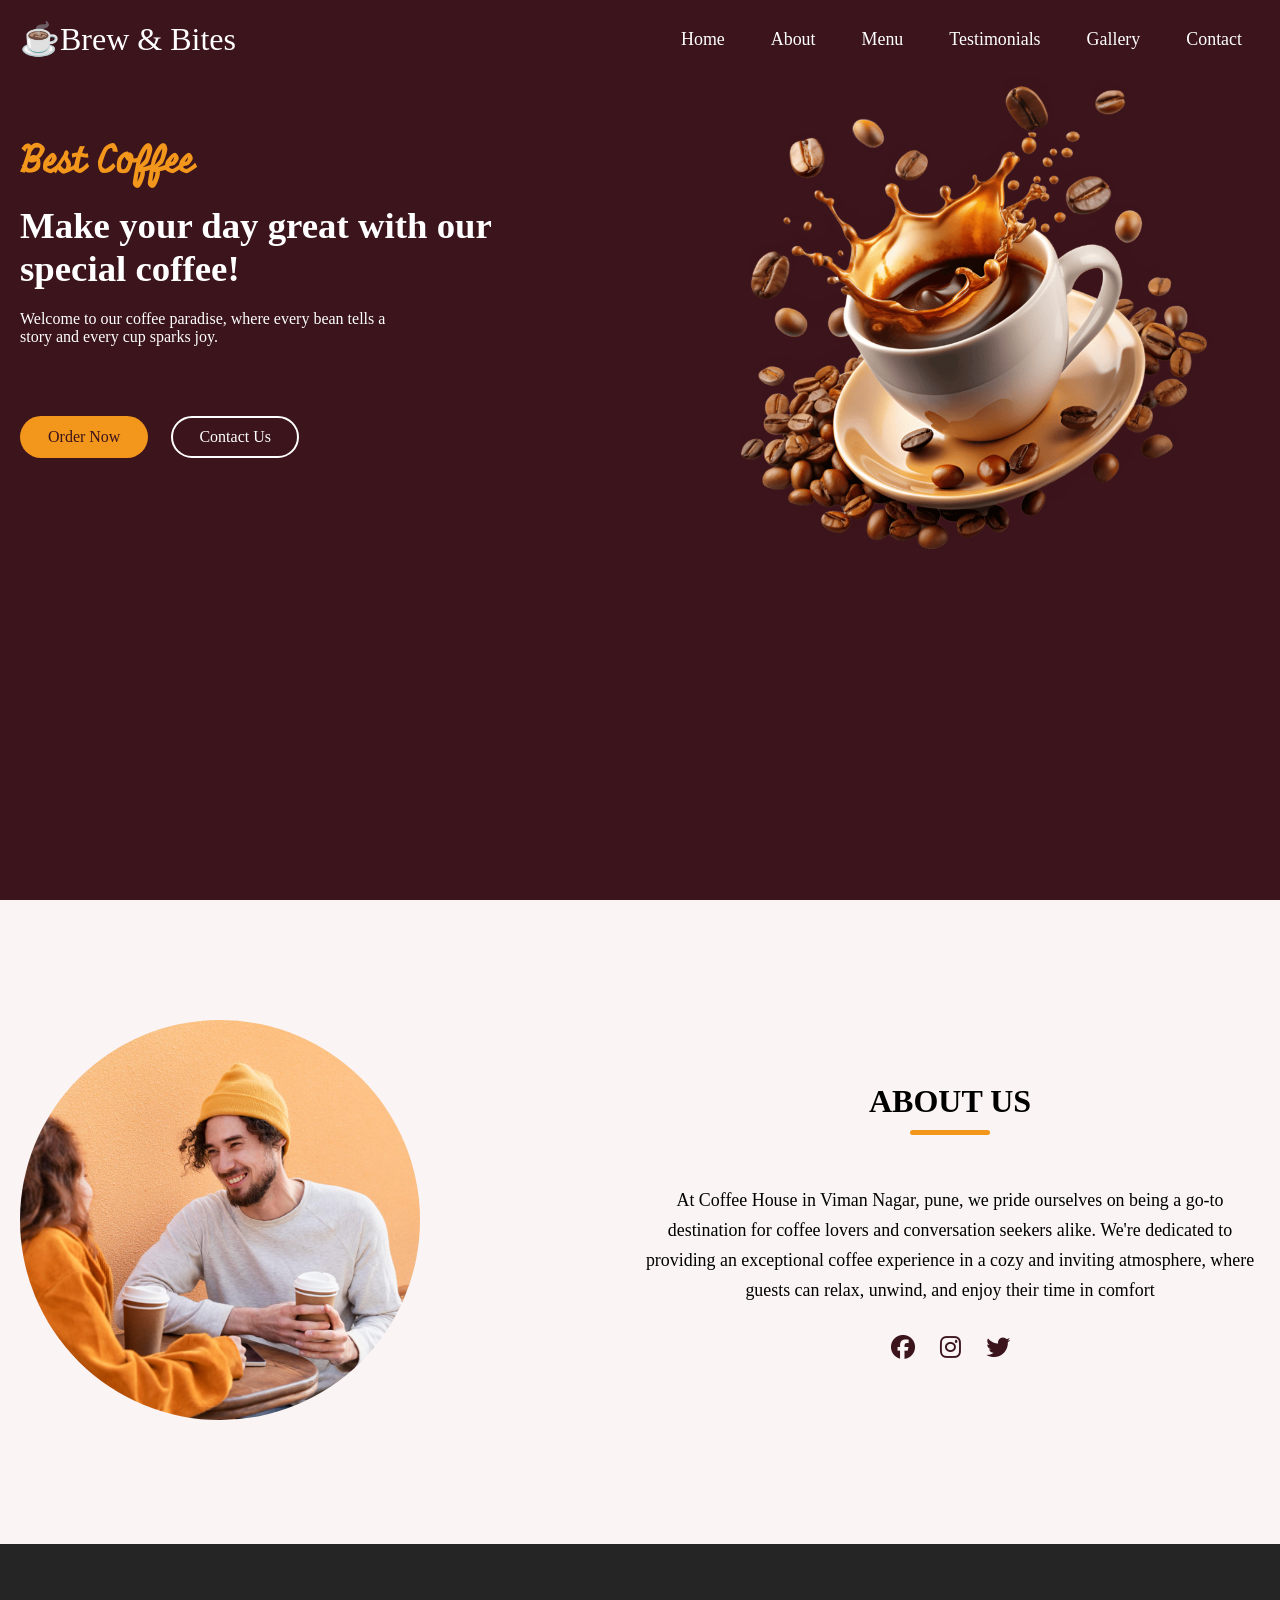
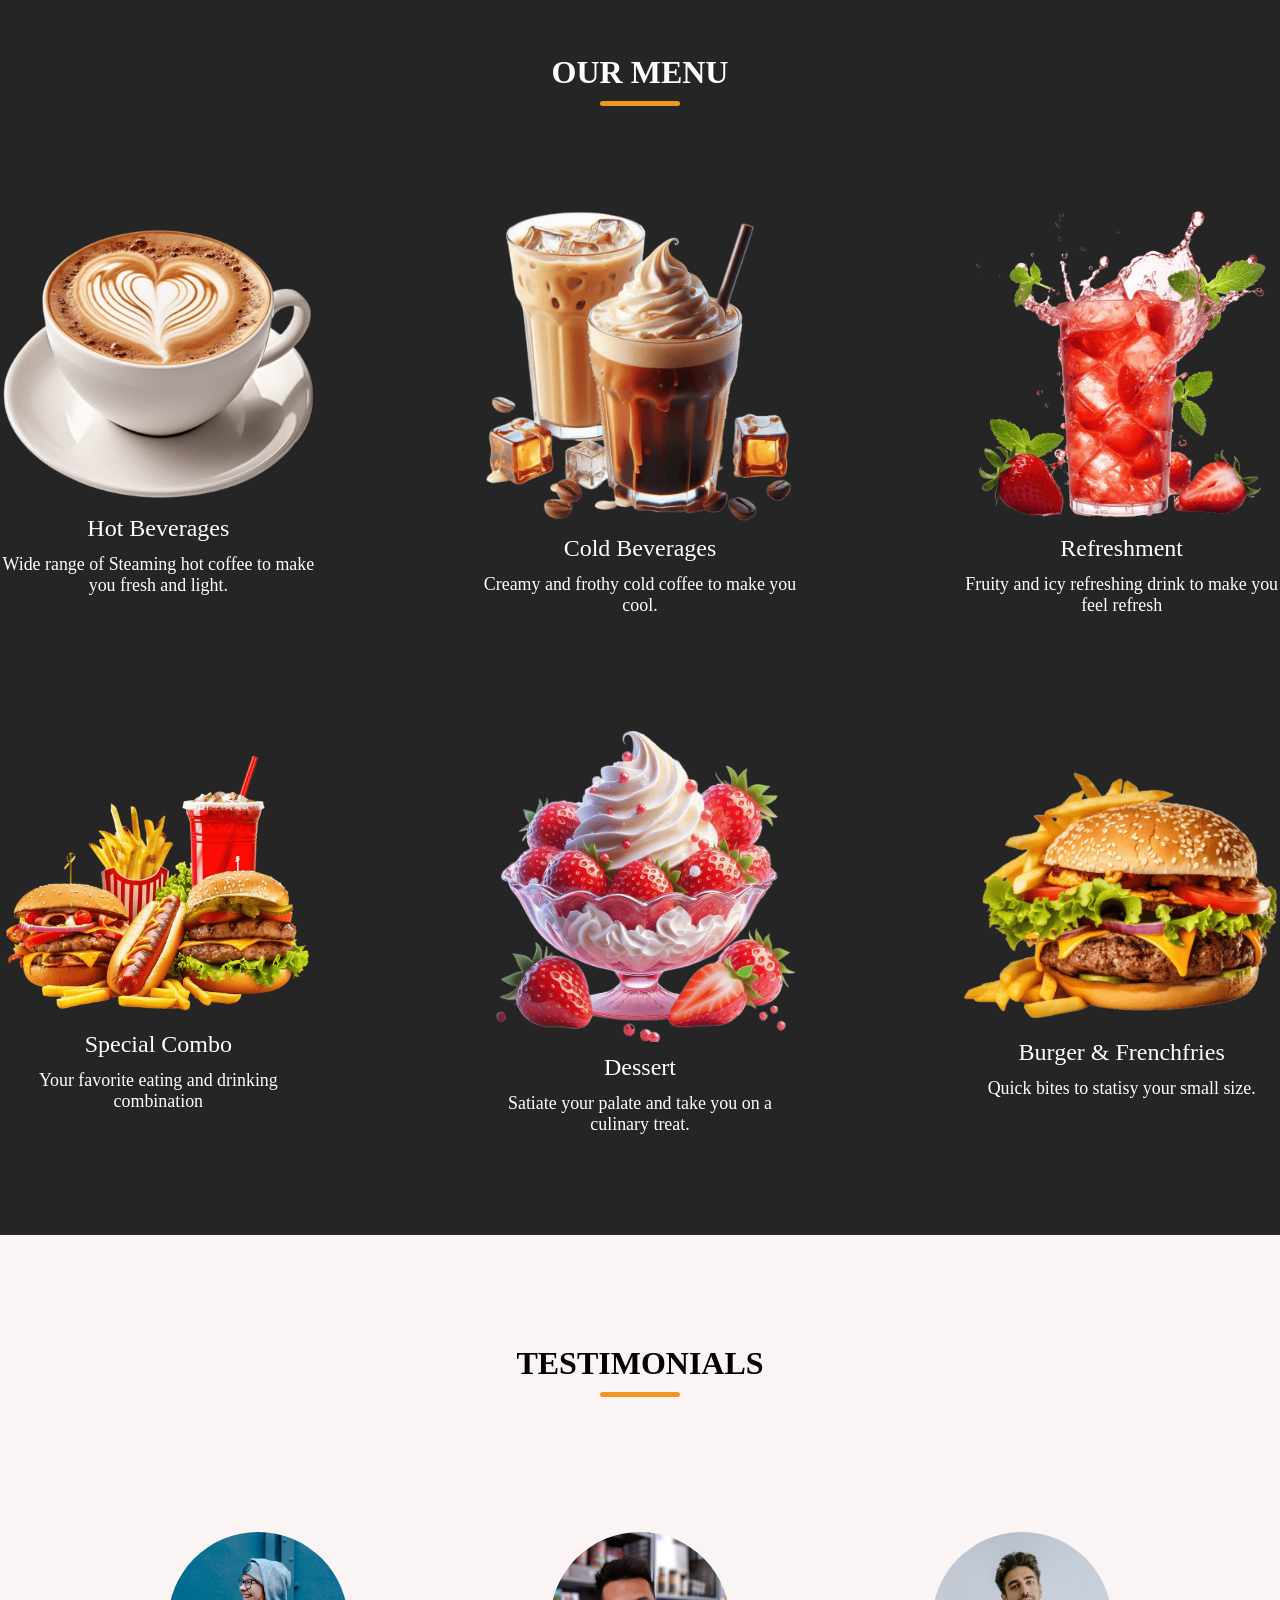
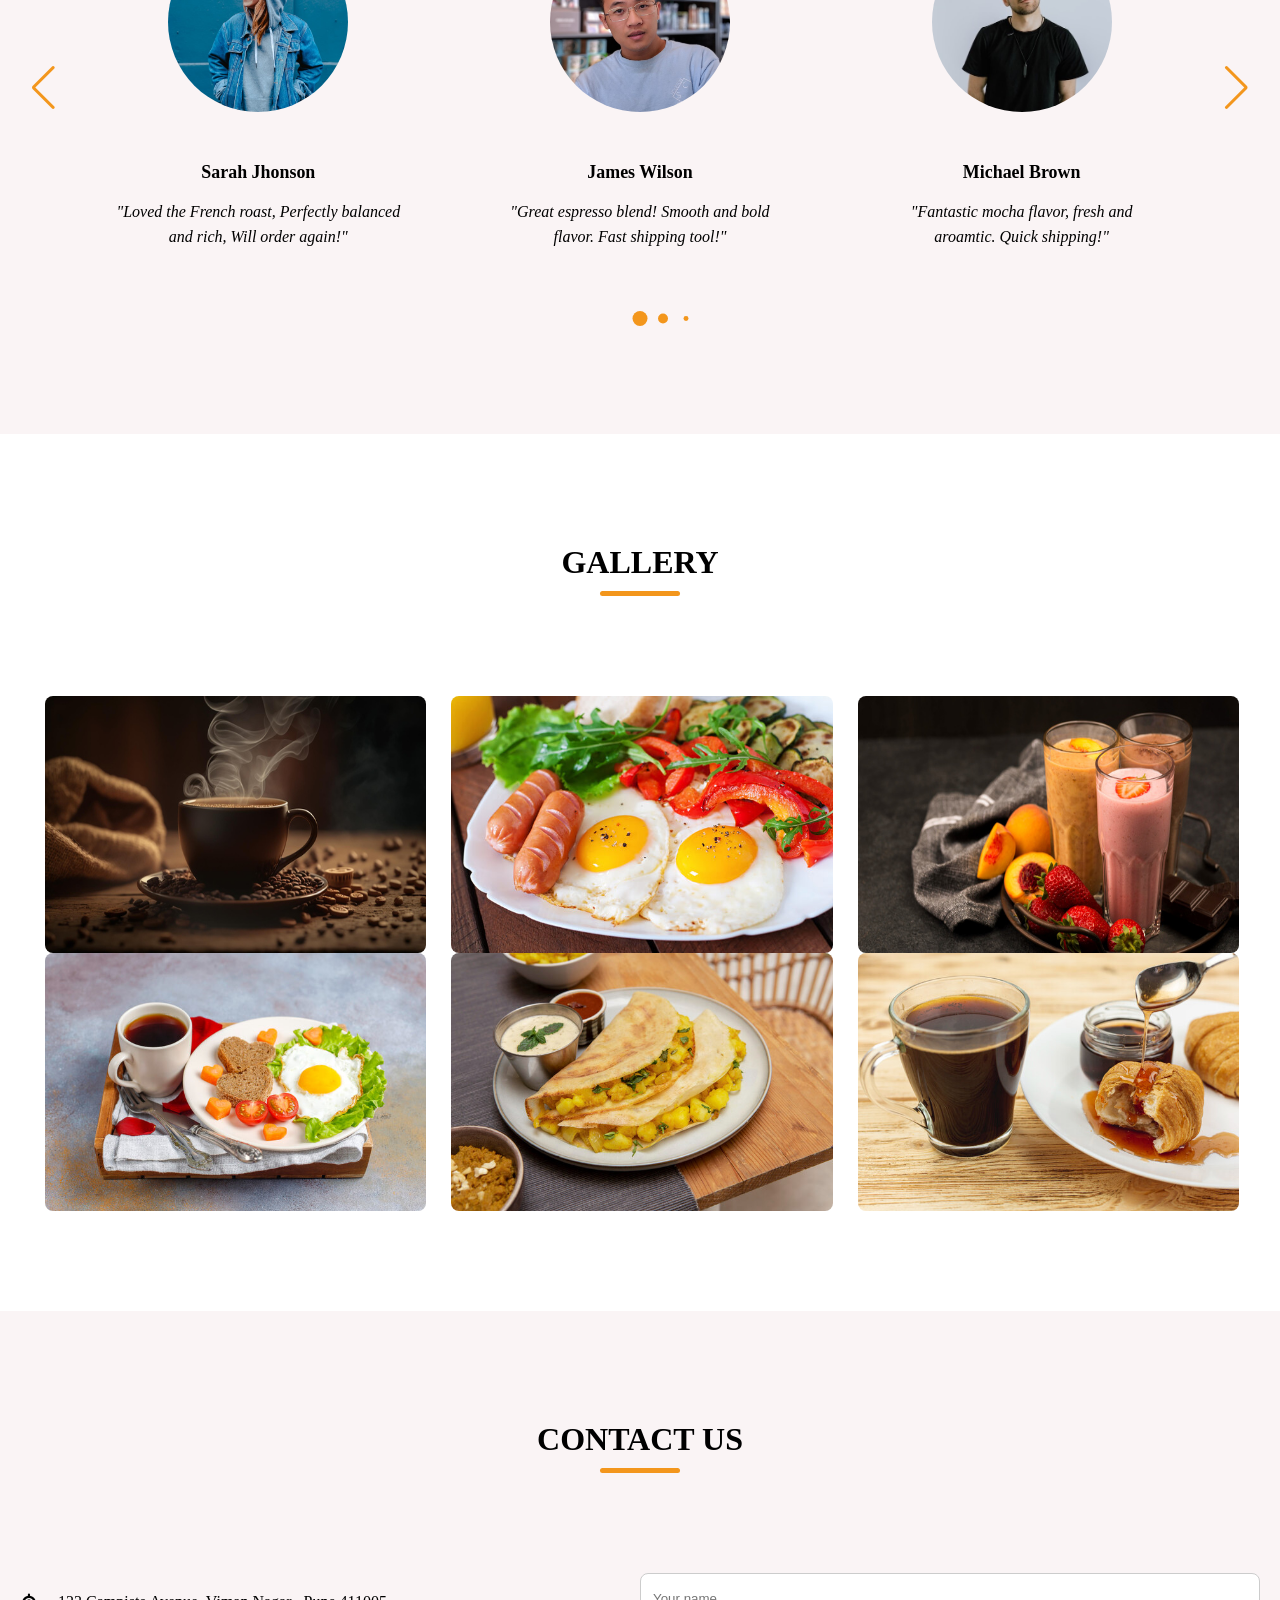
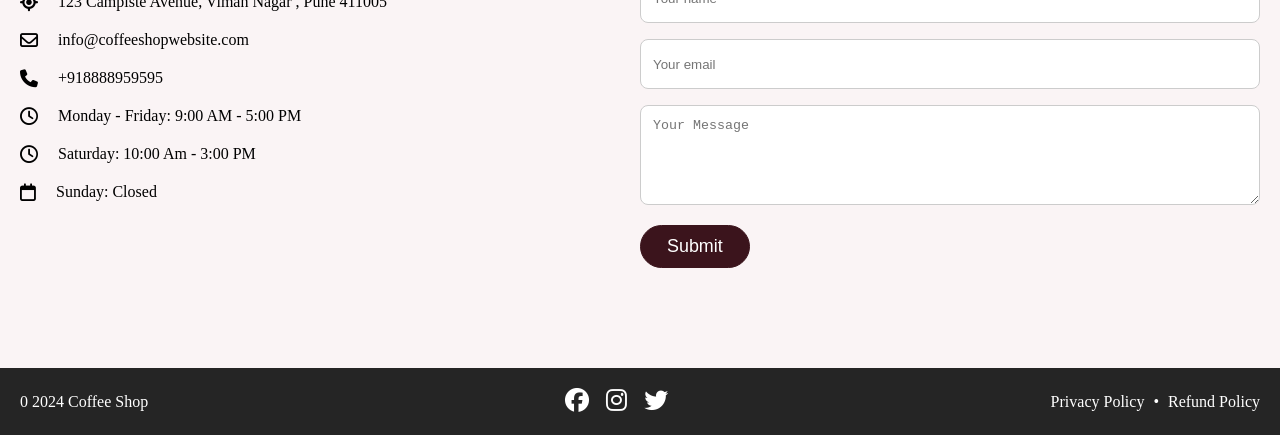
<file: index.html>
<!Doctype html>
<html lang="en">
    <head>
        <meta charset="UTF-8">
        <meta name="viewport" content="width=device-width", initial-scale="1.0">
        <title>Coffee Website</title>
        <!--Linking Font Awesome for icons-->
        <link rel="stylesheet" href="https://cdnjs.cloudflare.com/ajax/libs/font-awesome/6.6.0/css/all.min.css">
        <!--Linking Swiper CSS-->
        <link rel="stylesheet" href="https://cdn.jsdelivr.net/npm/swiper@11/swiper-bundle.min.css">
        <link rel="stylesheet" href="style.css">
    </head>
    <body>
        <!--Header / Navbar-->
        <header>
            <nav class="navbar section-content">
                <a href="#" class="nav-logo">
                    <h2 class="logo-text">☕Brew & Bites</h2>
                </a>
                <ul class="nav-menu">
                    <button id="menu-close-button" class="fas fa-times"></button>

                    <li class="nav-item">
                        <a href="#" class="nav-link">Home</a>
                    </li>
                    <li class="nav-item">
                        <a href="#about" class="nav-link">About</a>
                    </li>
                    <li class="nav-item">
                        <a href="#menu" class="nav-link">Menu</a>
                    </li>
                    <li class="nav-item">
                        <a href="#testimonials" class="nav-link">Testimonials</a>
                    </li>
                    <li class="nav-item">
                        <a href="#gallery" class="nav-link">Gallery</a>
                    </li>
                    <li class="nav-item">
                        <a href="#contact" class="nav-link">Contact</a>
                    </li>
                </ul>
                <button id="menu-open-button" class="fas fa-bars"></button>
            </nav>
        </header>

        <main>
            <!--hero section-->
            <section class="hero-section">
                <div class="section-content">
                    <div class="hero-details"><br>
                        <h2 class="title">Best Coffee</h2>
                        <h3 class="subtitle">Make your day great with our special coffee!</h3>
                        <p class="decription">Welcome to our coffee paradise, where every bean tells a <br>story and every cup sparks joy.</p>

                        <div class="buttons">
                            <a href="#" class="button order-now">Order Now</a>
                            <a href="#" class="button contact-us">Contact Us</a>
                        </div>
                    </div>
                    <div class="hero-image-wrapper">
                        <img src="images/coffee-hero-section.png" alt="Hero" class="hero-image">

                    </div>
                </div>
            </section>

            <!--About Section-->
            <section class="about-section" id="about">
                <div class="section-content">
                    <div class="about-iamge-wrapper">
                        <img src="images/about-image.jpg" alt="About" class="about-image">
                    </div>
                    <div class="about-details">
                        <h2 class="section-title">About Us</h2>
                        <p class="text">At Coffee House in Viman Nagar, pune, we pride ourselves on being a go-to destination for coffee lovers and conversation seekers alike. We're dedicated to providing an exceptional coffee experience in a cozy and inviting atmosphere, where guests can relax, unwind, and enjoy their time in comfort</p>
                        <div class="social-link-list">
                            <a href="#" class="social-link"><i class="fa-brands fa-facebook"></i></a>
                            <a href="#" class="social-link"><i class="fa-brands fa-instagram"></i></a>
                            <a href="#" class="social-link"><i class="fa-brands fa-twitter"></i></a>
                        </div>
                    </div>
                </div>
            </section>

            <!--Menu Section-->
            <section class="menu-section" id="menu">
                <h2 class="section-title">Our Menu</h2>
                <div class="section-conetent">
                    <ul class="menu-list">
                        <li class="menu-item">
                            <img src="images/hot-beverages.png" alt="Hot Beverages" class="menu-images">
                            <h3 class="name">Hot Beverages</h3>
                            <p class="text">Wide range of Steaming hot coffee to make you fresh and light.</p>
                        </li>
                        <li class="menu-item">
                            <img src="images/cold-beverages.png" alt="Cold Beverages" class="menu-images">
                            <h3 class="name">Cold Beverages</h3>
                            <p class="text">Creamy and frothy cold coffee to make you cool.</p>
                        </li>
                        <li class="menu-item">
                            <img src="images/refreshment.png" alt="Refreshment" class="menu-images">
                            <h3 class="name">Refreshment</h3>
                            <p class="text">Fruity and icy refreshing drink to make you feel refresh</p>
                        </li>
                        <li class="menu-item">
                            <img src="images/special-combo.png" alt="Special Combo" class="menu-images">
                            <h3 class="name">Special Combo</h3>
                            <p class="text">Your favorite eating and drinking combination</p>
                        </li>
                        <li class="menu-item">
                            <img src="images/desserts.png" alt="Dessert" class="menu-images">
                            <h3 class="name">Dessert</h3>
                            <p class="text">Satiate your palate and take you on a culinary treat. </p>
                        </li>
                        <li class="menu-item">
                            <img src="images/burger-frenchfries.png" alt="Burger Frenchfries" class="menu-images">
                            <h3 class="name">Burger & Frenchfries</h3>
                            <p class="text">Quick bites to statisy your small size.</p>
                        </li>
                    </ul>
                </div>
            </section>

            <!--Testimonials Section-->
            <section class="testimonials-section" id="testimonials">
                <h2 class="section-title">Testimonials</h2>
                <div class="section-content">
                    <div class="slider-container swiper">
                        <div class="slider-wrapper">
                            <ul class="testimonials-list swiper-wrapper">
                                <li class="testimonial swiper-slide">
                                    <img src="images/user-1.jpg" alt="User" class="user-image">
                                    <h3 class="name">Sarah Jhonson</h3>
                                    <i class="feedback">"Loved the French roast, Perfectly balanced and rich, Will order again!"</i>
                                </li>
                                <li class="testimonial swiper-slide">
                                    <img src="images/user-2.jpg" alt="User" class="user-image">
                                    <h3 class="name">James Wilson</h3>
                                    <i class="feedback">"Great espresso blend! Smooth and bold flavor. Fast shipping tool!"</i>
                                </li>
                                <li class="testimonial swiper-slide">
                                    <img src="images/user-3.jpg" alt="User" class="user-image">
                                    <h3 class="name">Michael Brown</h3>
                                    <i class="feedback">"Fantastic mocha flavor, fresh and aroamtic. Quick shipping!"</i>
                                </li>
                                <li class="testimonial swiper-slide">
                                    <img src="images/user-4.jpg" alt="User" class="user-image">
                                    <h3 class="name">Emily Harris</h3>
                                    <i class="feedback">"Excellent quality! Fresh beans and quick delivery Highly recommonded"</i>
                                </li>
                                <li class="testimonial swiper-slide">
                                    <img src="images/user-5.jpg" alt="User" class="user-image">
                                    <h3 class="name">Anthony Thompson</h3>
                                    <i class="feedback">"Loved the French roast, Perfectly balanced and rich, Will order again!"</i>
                                </li>
                            </ul>

                             <div class="swiper-slide-button swiper-pagination"></div>
                             <div class="swiper-slide-button swiper-button-prev"></div>
                             <div class="swiper-slide-button swiper-button-next"></div>
                        </div>
                    </div>
                </div>
            </section>

            <section class="gallery-section" id="gallery">
                <h2 class="section-title">Gallery</h2>
                <div class="section-content">
                    <ul class="gallery-list">
                        <li class="gallery-item">
                            <img src="images/gallery-1.jpg" alt="Gallery" class="gallery-image">
                        </li>
                        <li class="gallery-item">
                            <img src="images/gallery-2.jpg" alt="Gallery" class="gallery-image">
                        </li>
                        <li class="gallery-item">
                            <img src="images/gallery-3.jpg" alt="Gallery" class="gallery-image">
                        </li>
                        <li class="gallery-item">
                            <img src="images/gallery-4.jpg" alt="Gallery" class="gallery-image">
                        </li>
                        <li class="gallery-item">
                            <img src="images/gallery-5.jpg" alt="Gallery" class="gallery-image">
                        </li>
                        <li class="gallery-item">
                            <img src="images/gallery-6.jpg" alt="Gallery" class="gallery-image">
                        </li>
                    </ul>
                </div>
            </section>
               <!--Contact Us Section-->
            <section class="contact-section" id="contact">
                <h2 class="section-title">Contact Us</h2>
                <div class="section-content">
                    <ul class="contact-info-list">
                        <li class="contact-info">
                            <i class="fa-solid fa-location-crosshairs"></i>
                            <p>123 Campiste Avenue, Viman Nagar , Pune 411005</p>
                        </li>
                        <li class="contact-info">
                            <i class="fa-regular fa-envelope"></i>
                            <p>info@coffeeshopwebsite.com</p>
                        </li>
                        <li class="contact-info">
                            <i class="fa-solid fa-phone"></i>
                            <p>+918888959595</p>
                        </li>
                        <li class="contact-info">
                            <i class="fa-regular fa-clock"></i>
                            <p>Monday - Friday: 9:00 AM - 5:00 PM</p>
                        </li>
                        <li class="contact-info">
                            <i class="fa-regular fa-clock"></i>
                            <p>Saturday: 10:00 Am - 3:00 PM</p>
                        </li>
                        <li class="contact-info">
                            <i class="fa-regular fa-calendar"></i>
                            <p>Sunday: Closed</p>
                        </li>

                    </ul>
                    <form action="#" class="contact-form">
                        <input type="text" placeholder="Your name" class="from-input" required>
                        <input type="text" placeholder="Your email" class="from-input" required>
                        <textarea placeholder="Your Message" class="from-input" required></textarea>
                        <button class="submit-button">Submit</button>
                    </form>
                </div>
            </section>

            <!-- Footer Section-->
             <footer class="footer-section">
                <div class="section-content">
                    <p class="copyright-text">0 2024 Coffee Shop</p>

                     <div class="social-link-list">
                            <a href="#" class="social-link"><i class="fa-brands fa-facebook"></i></a>
                            <a href="#" class="social-link"><i class="fa-brands fa-instagram"></i></a>
                            <a href="#" class="social-link"><i class="fa-brands fa-twitter"></i></a>
                        </div>

                        <p class="policy-text">
                            <a href="privacy-policy.html" class="policy-link">Privacy Policy</a>
                            <span class="seperator">•</span>
                            <a href="refund-policy.html" class="policy-link">Refund Policy</a>
                        </p>

                </div>
             </footer>


        </main>

        <!--Linking Swiper Script-->
            <script src="https://cdn.jsdelivr.net/npm/swiper@11/swiper-bundle.min.js"></script>

            <!--Linking Custom Script-->

        <script src="script.js"></script>
    </body>


</html>
</file>
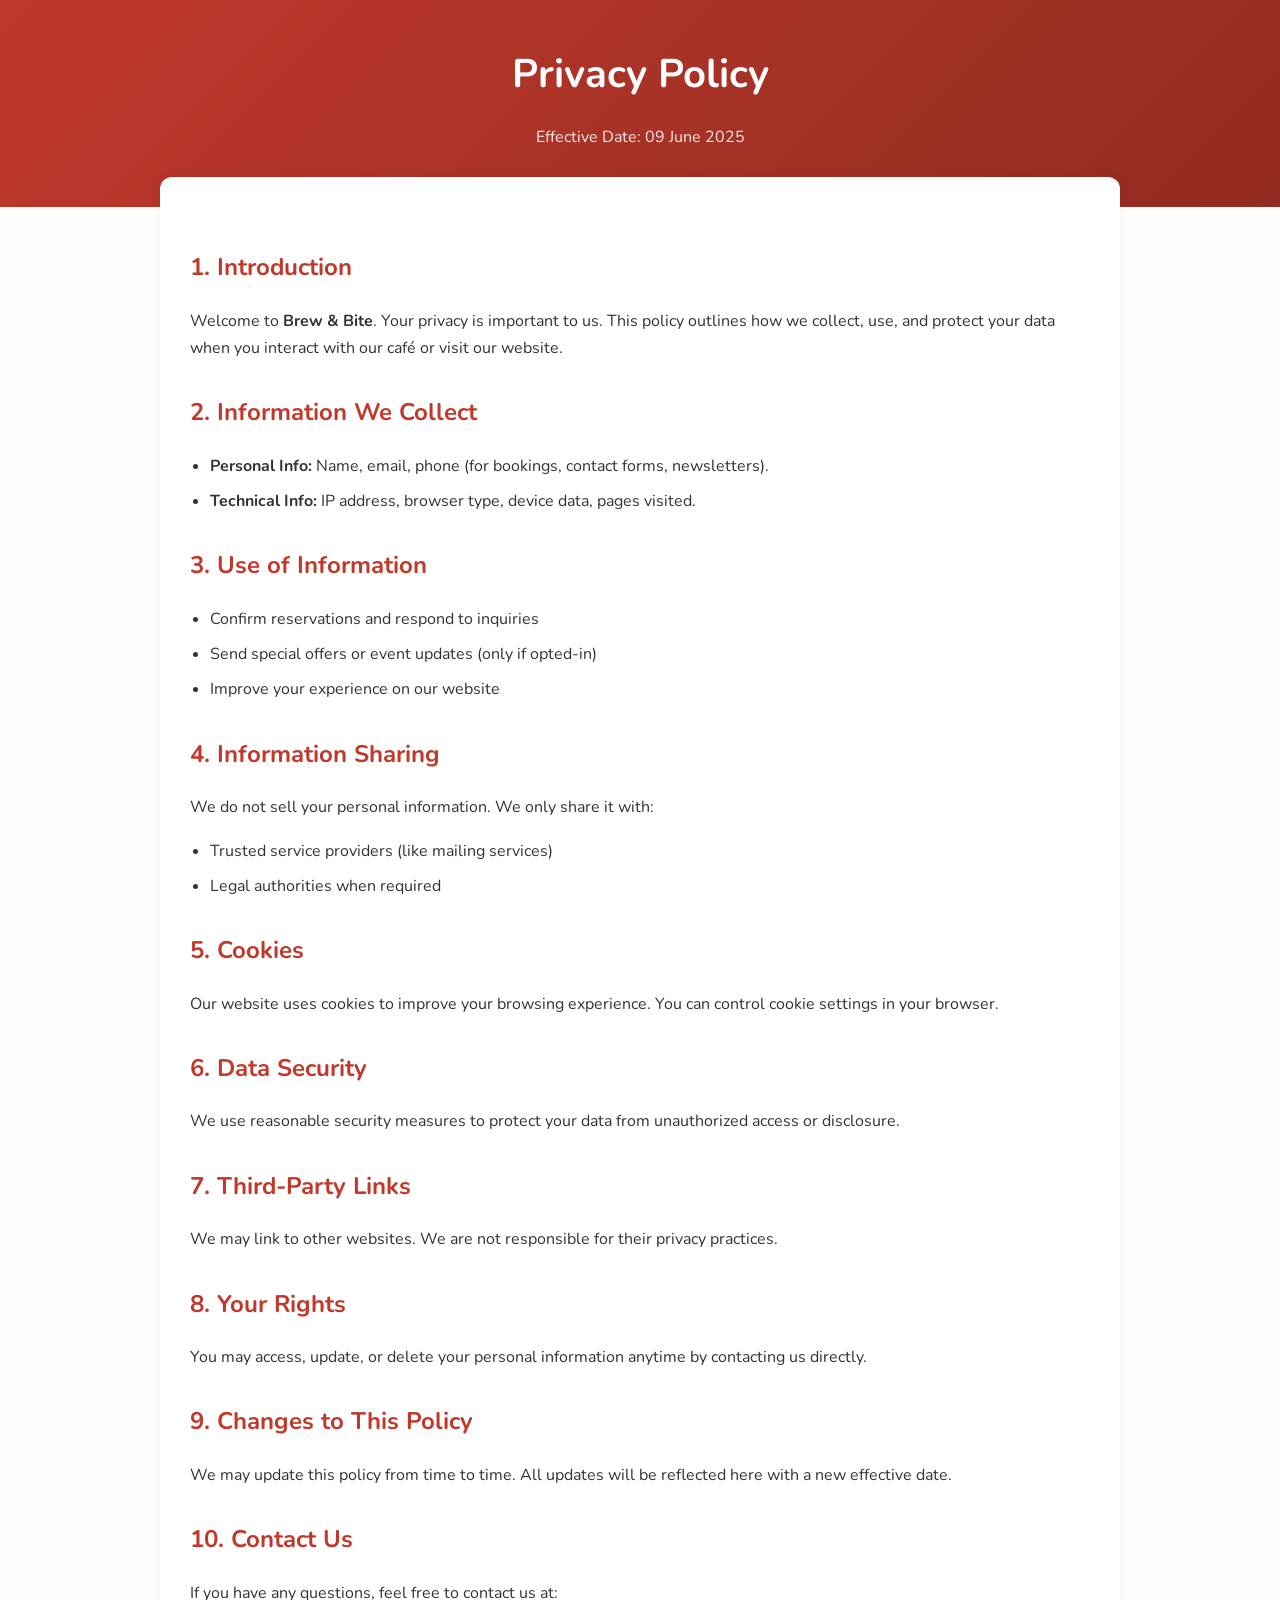
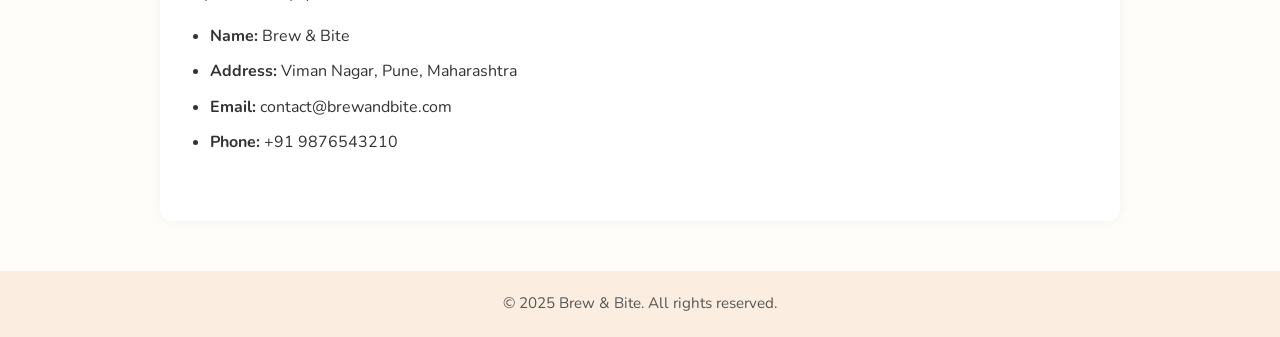
<file: privacy-policy.html>
<!DOCTYPE html>
<html lang="en">
<head>
  <meta charset="UTF-8" />
  <meta name="viewport" content="width=device-width, initial-scale=1.0"/>
  <title>Privacy Policy - Brew & Bite</title>
  <link href="https://fonts.googleapis.com/css2?family=Nunito:wght@400;600;700&display=swap" rel="stylesheet">
  <style>
    :root {
      --primary-color: #c0392b;
      --bg-color: #fffdf9;
      --accent-color: #fbeee0;
      --text-color: #333;
    }

    body {
      font-family: 'Nunito', sans-serif;
      background-color: var(--bg-color);
      color: var(--text-color);
      margin: 0;
      padding: 0;
      line-height: 1.7;
    }

    header {
      background: linear-gradient(135deg, var(--primary-color), #922b21);
      color: #fff;
      padding: 40px 20px;
      text-align: center;
    }

    header h1 {
      margin: 0 0 10px;
      font-size: 2.5em;
      font-weight: 700;
    }

    header p {
      font-size: 1em;
      opacity: 0.9;
    }

    main {
      max-width: 900px;
      margin: auto;
      background: white;
      padding: 40px 30px;
      box-shadow: 0 0 12px rgba(0,0,0,0.05);
      border-radius: 12px;
      margin-top: -30px;
      position: relative;
      z-index: 1;
    }

    h2 {
      color: var(--primary-color);
      font-size: 1.5em;
      margin-top: 30px;
    }

    ul {
      padding-left: 20px;
    }

    li {
      margin-bottom: 8px;
    }

    section {
      margin-bottom: 25px;
    }

    footer {
      background-color: var(--accent-color);
      text-align: center;
      padding: 20px;
      color: #555;
      font-size: 0.95em;
      margin-top: 50px;
    }

    @media (max-width: 600px) {
      header h1 {
        font-size: 2em;
      }

      main {
        padding: 25px 15px;
      }
    }
  </style>
</head>
<body>

  <header>
    <h1>Privacy Policy</h1>
    <p>Effective Date: 09 June 2025</p>
  </header>

  <main>
    <section>
      <h2>1. Introduction</h2>
      <p>Welcome to <strong>Brew & Bite</strong>. Your privacy is important to us. This policy outlines how we collect, use, and protect your data when you interact with our café or visit our website.</p>
    </section>

    <section>
      <h2>2. Information We Collect</h2>
      <ul>
        <li><strong>Personal Info:</strong> Name, email, phone (for bookings, contact forms, newsletters).</li>
        <li><strong>Technical Info:</strong> IP address, browser type, device data, pages visited.</li>
      </ul>
    </section>

    <section>
      <h2>3. Use of Information</h2>
      <ul>
        <li>Confirm reservations and respond to inquiries</li>
        <li>Send special offers or event updates (only if opted-in)</li>
        <li>Improve your experience on our website</li>
      </ul>
    </section>

    <section>
      <h2>4. Information Sharing</h2>
      <p>We do not sell your personal information. We only share it with:</p>
      <ul>
        <li>Trusted service providers (like mailing services)</li>
        <li>Legal authorities when required</li>
      </ul>
    </section>

    <section>
      <h2>5. Cookies</h2>
      <p>Our website uses cookies to improve your browsing experience. You can control cookie settings in your browser.</p>
    </section>

    <section>
      <h2>6. Data Security</h2>
      <p>We use reasonable security measures to protect your data from unauthorized access or disclosure.</p>
    </section>

    <section>
      <h2>7. Third-Party Links</h2>
      <p>We may link to other websites. We are not responsible for their privacy practices.</p>
    </section>

    <section>
      <h2>8. Your Rights</h2>
      <p>You may access, update, or delete your personal information anytime by contacting us directly.</p>
    </section>

    <section>
      <h2>9. Changes to This Policy</h2>
      <p>We may update this policy from time to time. All updates will be reflected here with a new effective date.</p>
    </section>

    <section>
      <h2>10. Contact Us</h2>
      <p>If you have any questions, feel free to contact us at:</p>
      <ul>
        <li><strong>Name:</strong> Brew & Bite</li>
        <li><strong>Address:</strong> Viman Nagar, Pune, Maharashtra</li>
        <li><strong>Email:</strong> contact@brewandbite.com</li>
        <li><strong>Phone:</strong> +91 9876543210</li>
      </ul>
    </section>
  </main>

  <footer>
    &copy; 2025 Brew & Bite. All rights reserved.
  </footer>

</body>
</html>
</file>
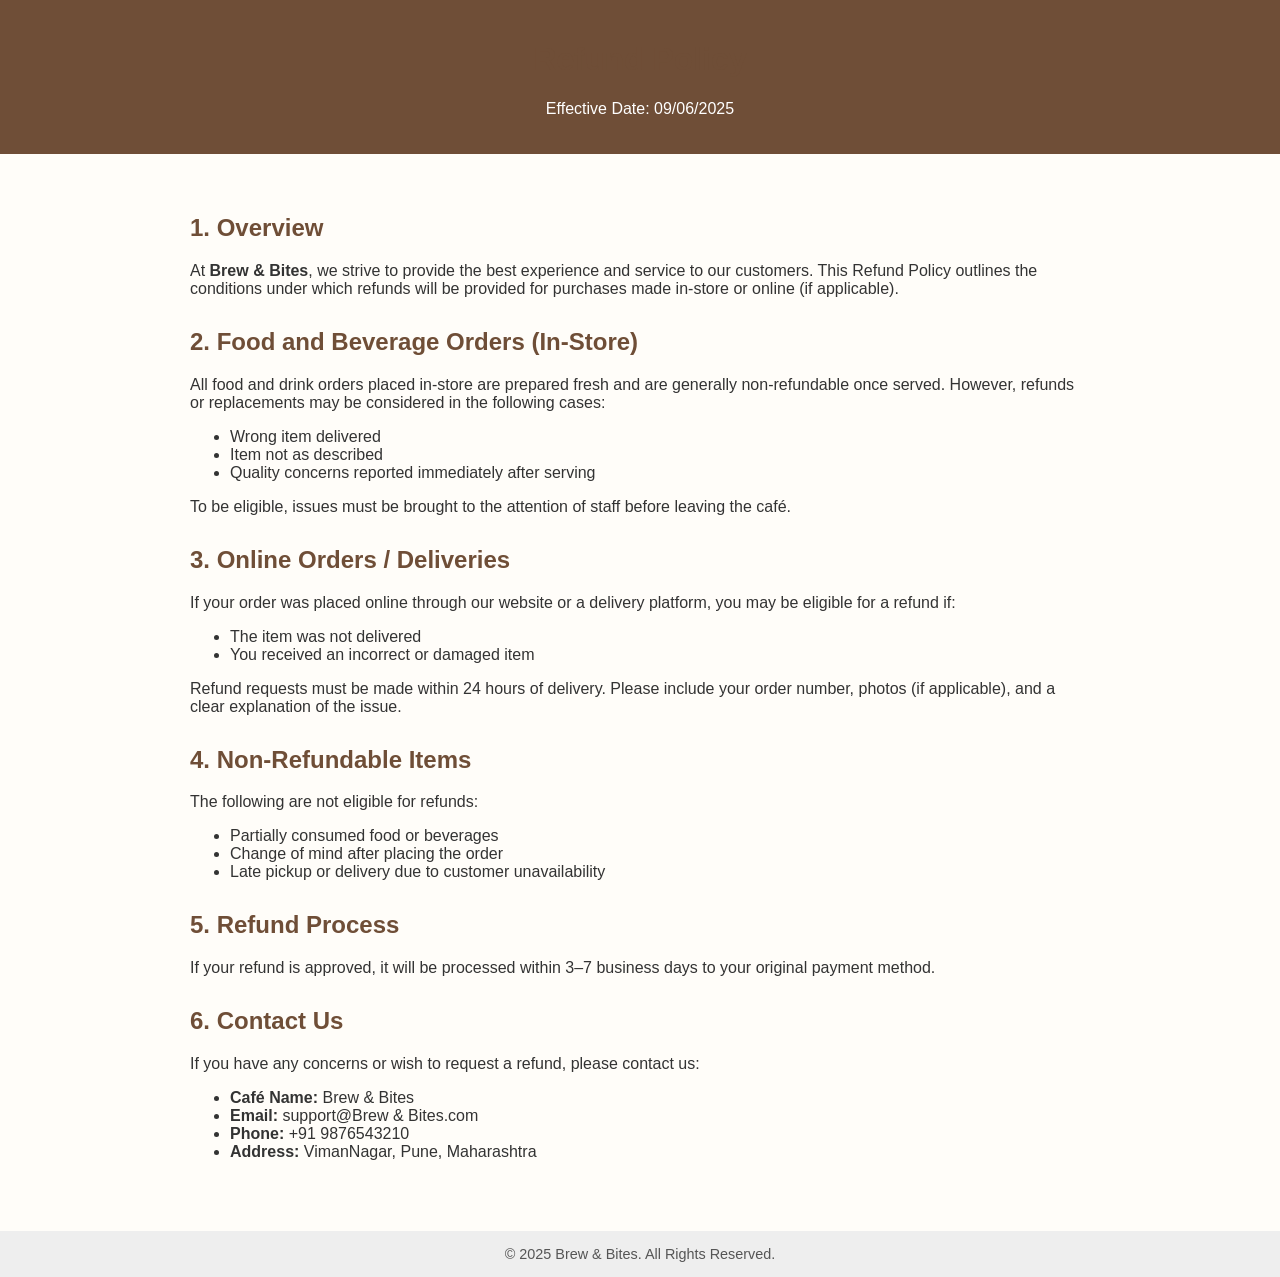
<file: refund-policy.html>
<!DOCTYPE html>
<html lang="en">
<head>
  <meta charset="UTF-8" />
  <meta name="viewport" content="width=device-width, initial-scale=1.0"/>
  <title>Refund Policy - Your Café Name</title>
  <style>
    body {
      font-family: 'Segoe UI', sans-serif;
      margin: 0;
      padding: 0;
      background-color: #fffdf9;
      color: #333;
    }
    header {
      background-color: #6f4e37;
      color: white;
      padding: 20px 40px;
      text-align: center;
    }
    main {
      padding: 40px 20px;
      max-width: 900px;
      margin: auto;
    }
    h1, h2 {
      color: #6f4e37;
    }
    section {
      margin-bottom: 30px;
    }
    footer {
      background-color: #eee;
      color: #555;
      text-align: center;
      padding: 15px;
      font-size: 0.9em;
    }
    @media (max-width: 600px) {
      main {
        padding: 20px 10px;
      }
    }
  </style>
</head>
<body>

<header>
  <h1>Refund Policy</h1>
  <p>Effective Date: 09/06/2025</p>
</header>

<main>
  <section>
    <h2>1. Overview</h2>
    <p>At <strong>Brew & Bites</strong>, we strive to provide the best experience and service to our customers. This Refund Policy outlines the conditions under which refunds will be provided for purchases made in-store or online (if applicable).</p>
  </section>

  <section>
    <h2>2. Food and Beverage Orders (In-Store)</h2>
    <p>All food and drink orders placed in-store are prepared fresh and are generally non-refundable once served. However, refunds or replacements may be considered in the following cases:</p>
    <ul>
      <li>Wrong item delivered</li>
      <li>Item not as described</li>
      <li>Quality concerns reported immediately after serving</li>
    </ul>
    <p>To be eligible, issues must be brought to the attention of staff before leaving the café.</p>
  </section>

  <section>
    <h2>3. Online Orders / Deliveries</h2>
    <p>If your order was placed online through our website or a delivery platform, you may be eligible for a refund if:</p>
    <ul>
      <li>The item was not delivered</li>
      <li>You received an incorrect or damaged item</li>
    </ul>
    <p>Refund requests must be made within 24 hours of delivery. Please include your order number, photos (if applicable), and a clear explanation of the issue.</p>
  </section>

  <section>
    <h2>4. Non-Refundable Items</h2>
    <p>The following are not eligible for refunds:</p>
    <ul>
      <li>Partially consumed food or beverages</li>
      <li>Change of mind after placing the order</li>
      <li>Late pickup or delivery due to customer unavailability</li>
    </ul>
  </section>

  <section>
    <h2>5. Refund Process</h2>
    <p>If your refund is approved, it will be processed within 3–7 business days to your original payment method.</p>
  </section>

  <section>
    <h2>6. Contact Us</h2>
    <p>If you have any concerns or wish to request a refund, please contact us:</p>
    <ul>
      <li><strong>Café Name:</strong> Brew & Bites</li>
      <li><strong>Email:</strong> support@Brew & Bites.com</li>
      <li><strong>Phone:</strong> +91 9876543210</li>
      <li><strong>Address:</strong> VimanNagar, Pune, Maharashtra</li>
    </ul>
  </section>
</main>

<footer>
  &copy; 2025 Brew & Bites. All Rights Reserved.
</footer>

</body>
</html>
</file>
<file: style.css>
/* google fonts*/
@import url('https://fonts.googleapis.com/css2?family=Miniver&family=Poppins:ital,wght@0,100;0,400;0,500;0,600;0,700;1,100;1,400&display=swap');

*{
    margin: 0%;
    padding: 0%;
    box-sizing: border-box;
}

:root{
    /* font colors*/
    --white-color:#ffff;
    --dark-color:#252525;
    --primary-color:#3b141c;
    --secondary-color: #f3961c;
    --light-pink-color: #faf4f5;
    --medium-gray-color: #ccc;
    
    /* Font size */
    --font-size-s: 0.9rem;
    --font-size-n: 1rem;
    --font-size-m: 1.12rem;
    --font-size-1: 1.5rem;
    --font-size-xl: 2rem;
    --font-size-xxl: 2.3rem;

    /* Font weight */
    --font-weight-normal: 400;
    --font-weight-medium: 500;
    --font-weight-semibold: 60;
    --font-weight-bold: 700;
    
    /* Border radius */
    --border-radiuss-s: 8px;
    --border-radius-m: 30px;
    --border-radius-circle: 50%;
    
    /*Site max width */
    --site-max-width: 1300px;

} 

html {
    scroll-behavior: smooth;
}

ul{
    list-style: none;
}

a{
    text-decoration: none;
}

button{
    cursor: pointer;
    border: none;
    background: none;

}

img{
    width: 100%;
}

.section-content{
    margin: 0 auto;
    padding: 0 20px;
    max-width: var(--site-max-width);
}

.section-title {
    text-align: center;
    padding: 60px 0 100px;
    text-transform: uppercase;
    font-size: var(--font-size-xl);
    font-style: var(--font-weight-bold);
}

.section-title::after {
    content: "";
    width: 80px;
    height: 5px;
    display: block;
    margin: 10px auto 0;
    border-radius: var(--border-radiuss-s);
    background: var(--secondary-color);

}

/* navigation bar styling */
header{
    position: fixed;
    width: 100%;
    z-index: 5;
    background-color: var(--primary-color);
}

header .navbar{
    display: flex;
    padding: 20px;
    align-items: center;
    justify-content: space-between;
}

.navbar .nav-logo .logo-text{
    color: var(--white-color);
    font-size: var(--font-size-xl);
    font-weight: var(--font-weight-semibold);
}

.navbar .nav-menu{
    display: flex;
    gap: 10px;
}

.navbar .nav-menu .nav-link{
    padding: 12px 18px;
    color: var(--white-color);
    font-size: var(--font-size-m);
    border-radius: var(--border-radius-m);
    transition: 0.3 ease;
}

.navbar .nav-menu .nav-link:hover{  
    color: var(--primary-color);
    background: var(--secondary-color); 
}

.navbar :where(#menu-close-button, #menu-open-button){
    display: none;
    font-size: var(--font-size-1);
}
/* hero section styling */
.hero-section{
    min-height: 100vh;
    background: var(--primary-color);
}

.hero-section .section-content{
    display: flex;
    align-items: center;
    max-height: 100vh;
    color: var(--white-color);
    justify-content: space-between;
}

.hero-section .hero-details .title{
    font-size: var(--font-size-xxl);
    color: var(--secondary-color);
    font-family: "Miniver", "sans-serif";
}

.hero-section .hero-details .subtitle{
    margin-top: 15px;
    margin-bottom: 20px;
    max-width: 70%;
    font-size: var(--font-size-xxl);
    font-weight: var(--font-weight-bold);
}

.hero-section .hero-details .description {
    max-width: 80%;
    margin: 30px 8 50px;
    font-size: var(--font-size-xx1);
}

.hero-section .hero-details .buttons{
    margin-top: 70px;
    display: flex;
    gap: 23px;
}

.hero-section .hero-details .button { 
    padding: 10px 26px;
    border: 2px solid transparent;
    color: var(--primary-color);
    border-radius: var(--border-radius-m);
    background: var(--secondary-color);
    font-weight: var(--font-weight-medium);
    transition: 0.3s ease;
}

.hero-section .hero-details .button:hover,
.hero-section .hero-details .contact-us {
    color: var(--white-color);
    border-color: var(--white-color);
    background: transparent;
}

.hero-section .hero-details .contact-us:hover {
    color: var(--primary-color);
    border-color: var(--secondary-color);
    background: var(--secondary-color);
}

.hero-section .hero-image-wrapper{
    max-width: 500px;
    margin-top: 70px;
    margin-right: 40px;
}

/* About Section styling*/
.about-section {
  padding: 120px 0;
  background: var(--light-pink-color);
}

.about-section .section-content {
  display: flex;
  gap: 50px;
  align-items: center;
  justify-content: space-between;
}

.about-section .about-iamge-wrapper .about-image {
    width: 400px;
    height: 400px;
    object-fit: cover;
    border-radius: var(--border-radius-circle);
}

.about-section .about-details .section-title {
    padding: 0;
}

.about-section .about-details {
    max-width: 50%;
}

.about-section .about-details .text {
    line-height: 30px;
    margin: 50px 0 30px;
    text-align: center;
    font-size: var(--font-size-m);
}

.about-section .about-details .social-link-list {
    display: flex;
    gap: 25px;
    justify-content: center;

}

.about-section .about-details .social-link-list .social-link {
    color: var(--primary-color);
    font-size: var(--font-size-1);
}

.about-section .about-details .social-link-list .social-link:hover {
    color: var(--secondary-color);
}

/* Menu Section styling */

.menu-section {
    color: var(--white-color);
    background: var(--dark-color);
    padding: 50px 0 100px;
}

.menu-section .menu-list {
    display: flex;
    flex-wrap: wrap;
    gap: 110px;
    align-items: center;
    justify-content: space-between;

}

.menu-section .menu-list .menu-item {
    display: flex;
    align-items: center;
    text-align: center;
    flex-direction: column;
    justify-content: space-between;
    width: calc(100% / 3 - 110px);
}

.menu-section .menu-list .menu-item .menu-image {
    max-width: 83%;
    aspect-ratio: 1;    
}

.menu-section .menu-list .menu-item .name {
    margin: 12px 0;
    font-size: var(--font-size-1);
    font-weight: var(--font-weight-semibold);
}

.menu-section .menu-list .menu-item .text {
    font-size: var(--font-size-m);
}

/*Testimonials Section styling */
.testimonials-section {
    padding: 50px 0 100px;
    background: var(--light-pink-color);
}

.testimonials-section .slider-wrapper {
    overflow: hidden;
    margin: 0 60px 50px;
}

.testimonials-section .testimonial {
    user-select: none;
    display: flex;
    padding: 35px;
    flex-direction: column;
    text-align: center;
    align-items: center;
}

.testimonials-section .testimonial .user-image{
    width: 180px;
    height: 180px;
    object-fit: cover;
    margin-bottom: 50px;
    border-radius: var(--border-radius-circle);

}

.testimonials-section .testimonial .name {
    margin-bottom: 16px;
    font-size: var(--font-size-m);
}

.testimonials-section .testimonial .feedback {
    line-height: 25px;
    
    
}

.testimonials-section .swiper-pagination-bullet {
    width: 15px;
    height: 15px;
    opacity: 1;
    background-color: var(--secondary-color);
}
.testimonials-section .swiper-slide-button {
    margin-top: -50px;
    color: var(--secondary-color);
    transition: 0,3s ease;
}

.testimonials-section .swiper-slide-button:hover {
    color: var(--primary-color);
}

/* Gallery section styling */
.gallery-section {
    padding: 50px 0 100px;
}

.gallery-section .gallery-list {
    display: flex;
    flex-wrap: wrap;
    gap: 32;
}

.gallery-section .gallery-list .gallery-item {
    overflow: hidden;
    border-radius: var(--border-radiuss-s);
    width: calc(100% / 3 - 32px);
    margin-left: 25px;

}

.gallery-section .gallery-item .gallery-image {
    width: 100%;
    height: 100%;
    cursor: zoom-in;
    transition: 0.3s ease;
}

.gallery-section .gallery-item:hover .gallery-image {
    transform: scale(1.3);

}
/* Contact Us Section styling */
.contact-section {
    padding: 50px 0 100px;
    background: var(--light-pink-color);
}

.contact-section .section-content {
    display: flex;
    gap: 48px;
    align-items: flex-start;
    justify-content: space-between;
}


.contact-section .contact-info-list .contact-info {
    display: flex;
    gap: 20px;
    margin: 20px 0;
    align-items: center;
    
}

.contact-section .contact-info-list .contact-info i {
    font-size: var(--font-size-m);
}

.contact-section .contact-form .from-input {
    width: 100%;
    height: 50px;
    padding: 0 12px;
    outline: none;
    margin-bottom: 16px;
    background: var(--white-color);
    border-radius: var(--border-radiuss-s);
    border: 1px solid var(--medium-gray-color);
}

.contact-section .contact-form {
    width: 50%;
}

.contact-section .contact-form .from-input:focus {
    border-color: var(--secondary-color);
}

.contact-section .contact-form textarea.from-input {
    height: 100px;
    padding: 12px;
    resize: vertical;
}

.contact-section .contact-form .submit-button {
    padding: 10px 26px;
    color: var(--white-color);
    border-color: var(--secondary-color);
    font-size: var(--font-size-m);
    font-weight: var(--font-weight-medium);
    background: var(--primary-color);
    border-radius: var(--border-radius-m);
    border: 1px solid var(--primary-color);
    transition: 0.3s ease;
}

.contact-section .contact-form .submit-button:hover {
    color: var(--primary-color);
    background: transparent;
}

/* Footer Section styling */
.footer-section {
    padding: 20px 0;
    background: var(--dark-color);
}

.footer-section .section-content {
    display: flex;
    align-items: center;
    justify-content: space-between;
}

.footer-section :where(.copyright-text, .social-link, .policy-link) {
    color: var(--white-color);
    transition: 0.2s ease;
}

.footer-section .social-link-list {
    display: flex;
    gap: 25%;
}

.footer-section .social-link-list .social-link {
    font-size: var(--font-size-1);
}

.footer-section .social-link-list .social-link:hover,
.footer-section .policy-text .policy-link:hover {
    color: var(--secondary-color);
 }

 .footer-section .policy-text .seperator {
    margin: 0 5px;
    color: var(--white-color);

 }
/* Responsive media query code for max width 1024px*/
@media screen and (max-width: 1024px) { 
    .menu-section .menu-list {
        gap: 60px;
    }

    .menu-section .menu-list .menu-item {
        width: calc(100% / 3 - 60px);
    }

}

/* Responsive media query code for max width 900px*/
@media screen and (max-width: 900px) {
    :root {
        --font-size-m: 1rem;
        --font-size-1: 1.3rem;
        --font-size-xl: 1.5rem;
        --font-size-xxl: 1.8rem;
     }

     body.show-mobile-menu header::before{
        content: "";
        position: fixed;
        left: 0;
        top: 0;
        height: 100%;
        width: 100%;
        backdrop-filter: blur(5px);
        background: rgba(0, 0, 0, 0.2);
     }

     .navbar :where(#menu-close-button, #menu-open-button){
        display: block;
        font-size: var(--white-color);
     }

     .navbar #menu-close-button {
        position: absolute;
        right: 30px;
        top: 30px;
     }

     .navbar #menu-open-button {
        color: var(--white-color);
     }

   
    .navbar .nav-menu {
        display: flex; 
        flex-direction: column;
        align-items: center;
        position: fixed;
        padding-top: 100px;
        top: 0;             
        left: -300px;
        width: 300px;     
        height: 100vh;      
        background: var(--white-color);
        transition: left 0.2s ease;
     }

     body.show-mobile-menu .navbar .nav-menu{
        left: 0;

     }

    .navbar .nav-menu .nav-link {
        color: var(--dark-color);
        display: block;
        margin-top: 17px;
        font-size: var(--font-size-1);
    }

    .hero-section .section-content{
        gap: 50px;
        text-align: center;
        padding: 30px 20px 20px;
        flex-direction: column-reverse;
        justify-content: center;
        width: 100%;
        
    }

    .hero-section .hero-details :is(.subtitle, .description), .about-section .about-details {
        max-width: 100%;
    }

    .hero-section .hero-details .buttons {
        display: flex;
        justify-content: center;
        align-items: center; /* optional: for vertical centering */
        margin: 18px auto;
    }


    .hero-section .hero-image-wrapper{
        max-width: 270px;
        margin-right: 0;

    }

    .about-section .section-content {
        gap: 70px;
        flex-direction: column;
    }

    .about-section  .about-iamge-wrapper .about-image {
        width: 100%;
        height: 100%;
        max-width: 250px;
        aspect-ratio: 1;
    }

    .menu-section .menu-list {
        gap: 30px;
    }

    .menu-section .menu-list .menu-item {
        width: calc(100% / 3 - 30px);
    }

    .menu-section .menu-list .menu-item .menu-image {
        max-width: 200px;
    }

    .gallery-section .gallery-list {
        gap: 30px;
    }

    .gallery-section .gallery-list .gallery-item {
        width: calc(100% / 2 - 30px);
        margin-left: 10px;
    }

    /* Contact us */
    .contact-section .section-content {
        align-items: center;
        flex-direction: column-reverse;
    }
    .contact-section .contact-form {
    display: block;
    width: 100%;
    max-width: 100%;
}

.footer-section .section-content {
    flex-direction: column;
    gap: 20px;
}


}
/* Responsive media query code for max width 640px*/
@media screen and (max-width: 640px) {
    .menu-section .menu-list {
        gap: 60px;
    }

    .menu-section .menu-list .menu-item , .gallery-section .gallery-list .gallery-item {
        width: 100%;
    }

    .testimonials-section .swiper-button-next,
  .testimonials-section .swiper-button-prev {
    display: none;
  }

  .testimonials-section .slider-wrapper {
    margin: 0 0 30px; /* This is safe */
  }

    
}
</file>
